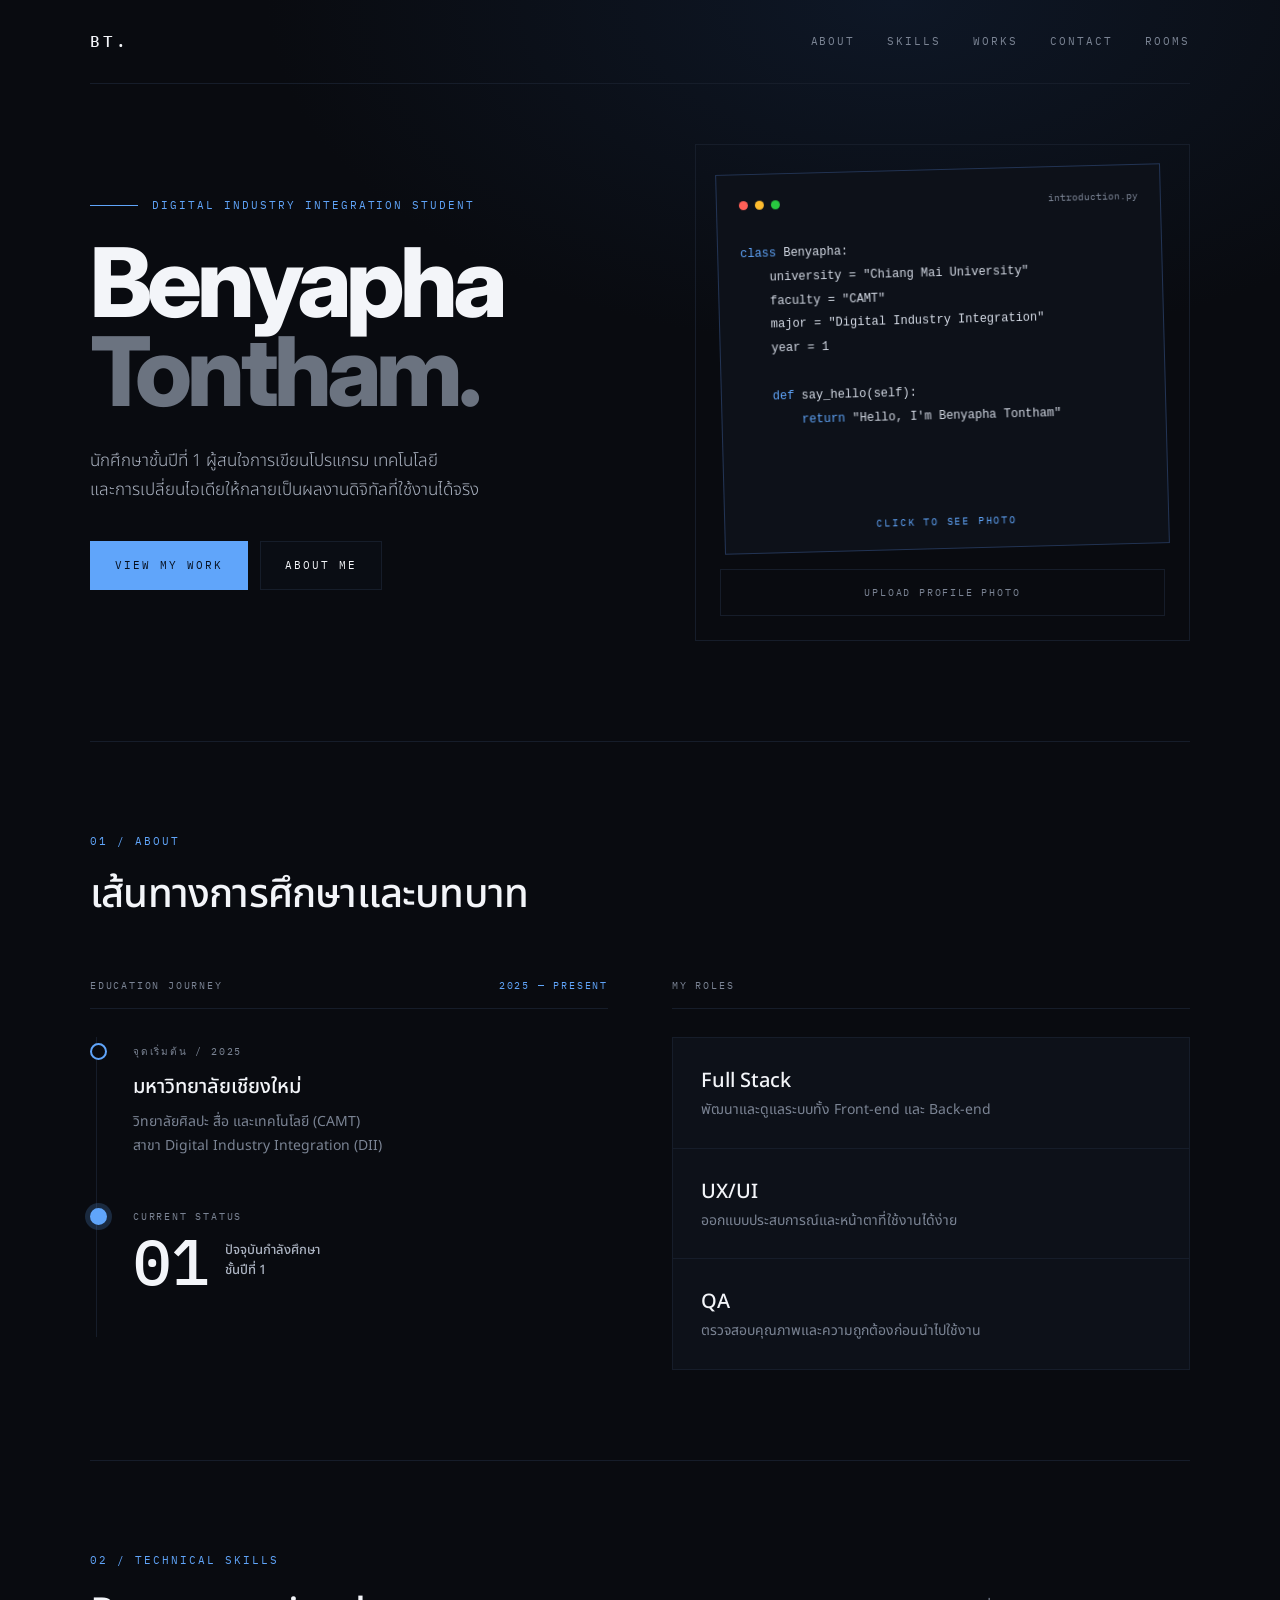
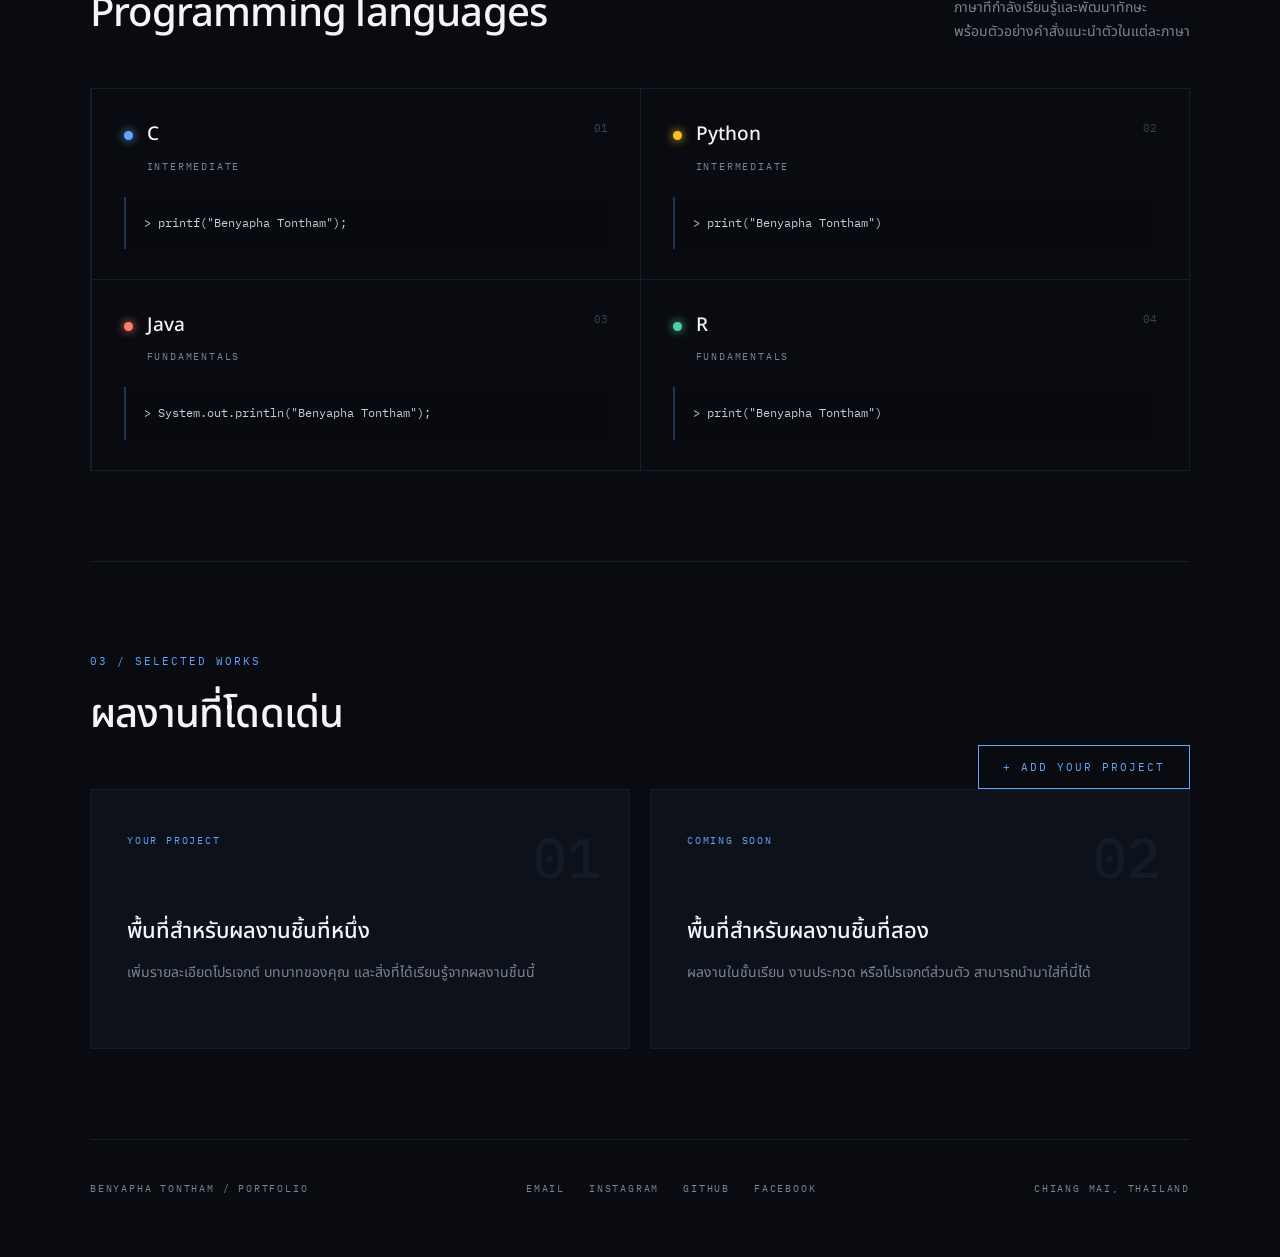
<file: index.html>
<!DOCTYPE html>
<html lang="th">
<head>
<meta charset="UTF-8">
<meta name="viewport" content="width=device-width, initial-scale=1">
<title>Benyapha Tontham — Portfolio</title>
<link rel="preconnect" href="https://fonts.googleapis.com">
<link rel="preconnect" href="https://fonts.gstatic.com" crossorigin>
<link href="https://fonts.googleapis.com/css2?family=IBM+Plex+Mono:wght@400;500&family=Noto+Sans+Thai:wght@300;400;500;600&family=Inter:wght@500;700;800&display=swap" rel="stylesheet">
<link rel="stylesheet" href="style.css">
</head>
<body>
<div class="wrap">

<header class="nav">
  <a href="#top" class="logo">BT.</a>
  <nav>
    <a href="#about">About</a><a href="#skills">Skills</a><a href="#works">Works</a><a href="#contact">Contact</a><a href="room-dashboard.html">Rooms</a>
  </nav>
</header>

<section class="hero" id="top">
  <div class="hero-text">
    <p class="eyebrow">Digital Industry Integration Student</p>
    <h1>Benyapha<br><span>Tontham.</span></h1>
    <p class="lead">นักศึกษาชั้นปีที่ 1 ผู้สนใจการเขียนโปรแกรม เทคโนโลยี<br>และการเปลี่ยนไอเดียให้กลายเป็นผลงานดิจิทัลที่ใช้งานได้จริง</p>
    <div class="btns">
      <a href="#works" class="btn primary">View my work</a>
      <a href="#about" class="btn">About me</a>
    </div>
  </div>

  <div class="hero-card">
    <div class="flip" id="flip" tabindex="0" role="button" aria-label="Flip card">
      <div class="face front">
        <div class="dots"><i></i><i></i><i></i><span>introduction.py</span></div>
<pre><code><b>class</b> Benyapha:
    university = "Chiang Mai University"
    faculty = "CAMT"
    major = "Digital Industry Integration"
    year = 1

    <b>def</b> say_hello(self):
        <b>return</b> "Hello, I'm Benyapha Tontham"</code></pre>
        <small>Click to see photo</small>
      </div>
      <div class="face back" id="photoFace"><small>Click to return to code</small></div>
    </div>
    <label class="upload">Upload profile photo<input type="file" id="photo" accept="image/*" hidden></label>
  </div>
</section>

<section id="about">
  <p class="tag">01 / About</p>
  <h2>เส้นทางการศึกษาและบทบาท</h2>
  <div class="two">
    <div>
      <div class="head"><span>Education journey</span><span class="blue">2025 — Present</span></div>
      <ol class="timeline">
        <li><small>จุดเริ่มต้น / 2025</small><h3>มหาวิทยาลัยเชียงใหม่</h3><p>วิทยาลัยศิลปะ สื่อ และเทคโนโลยี (CAMT)<br>สาขา Digital Industry Integration (DII)</p></li>
        <li class="now"><small class="blue">Current status</small><div class="big">01<span>ปัจจุบันกำลังศึกษา<br>ชั้นปีที่ 1</span></div></li>
      </ol>
    </div>
    <div>
      <div class="head"><span>My roles</span></div>
      <ul class="roles">
        <li><h3>Full Stack</h3><p>พัฒนาและดูแลระบบทั้ง Front-end และ Back-end</p></li>
        <li><h3>UX/UI</h3><p>ออกแบบประสบการณ์และหน้าตาที่ใช้งานได้ง่าย</p></li>
        <li><h3>QA</h3><p>ตรวจสอบคุณภาพและความถูกต้องก่อนนำไปใช้งาน</p></li>
      </ul>
    </div>
  </div>
</section>

<section id="skills">
  <p class="tag">02 / Technical skills</p>
  <div class="row"><h2>Programming languages</h2><p class="note">ภาษาที่กำลังเรียนรู้และพัฒนาทักษะ<br>พร้อมตัวอย่างคำสั่งแนะนำตัวในแต่ละภาษา</p></div>
  <div class="grid">
    <article><span class="n">01</span><h3><i class="d" style="--c:#60a5fa"></i>C</h3><small>Intermediate</small><code>&gt; printf("Benyapha Tontham");</code></article>
    <article><span class="n">02</span><h3><i class="d" style="--c:#fbbf24"></i>Python</h3><small>Intermediate</small><code>&gt; print("Benyapha Tontham")</code></article>
    <article><span class="n">03</span><h3><i class="d" style="--c:#fb7f6a"></i>Java</h3><small>Fundamentals</small><code>&gt; System.out.println("Benyapha Tontham");</code></article>
    <article><span class="n">04</span><h3><i class="d" style="--c:#4fd1a5"></i>R</h3><small>Fundamentals</small><code>&gt; print("Benyapha Tontham")</code></article>
  </div>
</section>

<section id="works">
  <p class="tag">03 / Selected works</p>
  <div class="row"><h2>ผลงานที่โดดเด่น</h2><button class="btn outline" id="addWork">+ Add your project</button></div>
  <div class="works" id="workList">
    <article class="work"><span class="ghost">01</span><small class="blue">Your project</small><h3>พื้นที่สำหรับผลงานชิ้นที่หนึ่ง</h3><p>เพิ่มรายละเอียดโปรเจกต์ บทบาทของคุณ และสิ่งที่ได้เรียนรู้จากผลงานชิ้นนี้</p></article>
    <article class="work"><span class="ghost">02</span><small class="blue">Coming soon</small><h3>พื้นที่สำหรับผลงานชิ้นที่สอง</h3><p>ผลงานในชั้นเรียน งานประกวด หรือโปรเจกต์ส่วนตัว สามารถนำมาใส่ที่นี่ได้</p></article>
  </div>
</section>

<footer id="contact">
  <span>Benyapha Tontham / Portfolio</span>
  <span class="links"><a href="mailto:">Email</a><a href="#">Instagram</a><a href="#">GitHub</a><a href="#">Facebook</a></span>
  <span>Chiang Mai, Thailand</span>
</footer>

</div>
<script src="script.js"></script>
</body>
</html>
</file>
<file: style.css>
:root{--bg:#090b10;--panel:#0d1119;--line:#161d2a;--text:#f3f5f9;--mute:#7b8494;--blue:#60a5fa;
--mono:"IBM Plex Mono",monospace;--sans:"Noto Sans Thai","Inter",sans-serif}
*{box-sizing:border-box;margin:0;padding:0}
html{scroll-behavior:smooth}
body{background:radial-gradient(900px 500px at 70% 0,#0e1726 0,transparent 70%),var(--bg);color:var(--text);font-family:var(--sans);line-height:1.7}
.wrap{max-width:1180px;margin:0 auto;padding:0 40px}
a{color:inherit;text-decoration:none}
small,.tag,.eyebrow,.head,nav,.btn,footer,.upload{font-family:var(--mono);font-size:11px;letter-spacing:.18em;text-transform:uppercase}
.blue,.tag{color:var(--blue)}
.nav{display:flex;justify-content:space-between;align-items:center;padding:28px 0;border-bottom:1px solid var(--line)}
.logo{font-family:var(--mono);font-weight:500;letter-spacing:.2em}
nav a{margin-left:32px;color:var(--mute);transition:color .2s}nav a:hover{color:var(--text)}
.hero{display:grid;grid-template-columns:1.1fr 1fr;gap:60px;align-items:center;min-height:640px;padding:60px 0 100px;border-bottom:1px solid var(--line)}
.eyebrow{color:var(--blue);display:flex;align-items:center;gap:14px}.eyebrow:before{content:"";width:48px;height:1px;background:var(--blue)}
h1{font-family:"Inter",sans-serif;font-weight:800;font-size:clamp(56px,8vw,96px);line-height:.92;letter-spacing:-.05em;margin:24px 0 32px}
h1 span{color:#6b7380}
.lead{color:#aab2c0;font-size:17px;max-width:520px;font-weight:300}
.btns{display:flex;gap:12px;margin-top:36px}
.btn{display:inline-block;padding:14px 24px;border:1px solid var(--line);background:#0a0d14;color:var(--text);cursor:pointer;transition:.2s}
.btn:hover{border-color:var(--blue)}
.btn.primary{background:var(--blue);color:#06101f;border-color:var(--blue)}
.btn.outline{border-color:var(--blue);color:var(--blue);background:transparent}
.hero-card{padding:24px;border:1px solid var(--line);position:relative}
.flip{height:380px;perspective:1200px;cursor:pointer;position:relative;outline-offset:6px}
.face{position:absolute;inset:0;border:1px solid #223455;background:var(--panel);backface-visibility:hidden;transition:transform .7s cubic-bezier(.2,.7,.2,1);padding:22px;transform:rotate(-1.5deg)}
.face small{position:absolute;bottom:18px;left:0;right:0;text-align:center;color:var(--blue);font-size:10px}
.back{transform:rotateY(180deg);background-size:cover;background-position:center}
.flip.on .front{transform:rotateY(-180deg)}.flip.on .back{transform:rotateY(0)}
.dots{display:flex;gap:7px;align-items:center;margin-bottom:28px}.dots i{width:9px;height:9px;border-radius:50%;background:#ff5f57}
.dots i:nth-child(2){background:#febc2e}.dots i:nth-child(3){background:#28c840}
.dots span{margin-left:auto;font-family:var(--mono);font-size:10px;color:var(--mute)}
pre{font-family:var(--mono);font-size:12px;line-height:1.9;color:#d5dbe6;overflow:hidden}pre b{color:var(--blue);font-weight:500}
.upload{display:block;margin-top:20px;padding:14px;text-align:center;border:1px solid var(--line);color:var(--mute);cursor:pointer;font-size:10px}
.upload:hover{color:var(--text);border-color:var(--blue)}
section{padding:90px 0;border-bottom:1px solid var(--line)}
h2{font-size:clamp(28px,4vw,40px);font-weight:500;letter-spacing:-.02em;margin:10px 0 48px}
.row{display:flex;justify-content:space-between;align-items:flex-end;gap:24px;flex-wrap:wrap;margin-bottom:0}.row h2{margin-bottom:40px}
.note{color:var(--mute);font-size:14px;margin-bottom:44px}
.two{display:grid;grid-template-columns:1fr 1fr;gap:64px}
.head{display:flex;justify-content:space-between;color:var(--mute);font-size:10px;padding-bottom:14px;border-bottom:1px solid var(--line);margin-bottom:28px}
.timeline{list-style:none;border-left:1px solid var(--line);margin-left:6px;padding-left:36px}
.timeline li{position:relative;padding-bottom:44px}
.timeline li:before{content:"";position:absolute;left:-43px;top:6px;width:13px;height:13px;border-radius:50%;border:2px solid var(--blue);background:var(--bg)}
.timeline li.now:before{background:var(--blue);box-shadow:0 0 0 5px #60a5fa33}
.timeline small{color:var(--mute);font-size:10px}.timeline h3{font-size:20px;font-weight:500;margin:6px 0}
.timeline p{color:var(--mute);font-size:14px}
.big{display:flex;align-items:center;gap:16px;font-family:var(--mono);font-size:64px;font-weight:500;line-height:1}
.big span{font-family:var(--sans);font-size:13px;color:#aab2c0;line-height:1.5}
.roles{list-style:none;border:1px solid var(--line);background:var(--panel)}
.roles li{padding:26px 28px;border-bottom:1px solid var(--line)}.roles li:last-child{border:0}
.roles h3{font-size:20px;font-weight:500}.roles p{color:var(--mute);font-size:14px}
.grid{display:grid;grid-template-columns:1fr 1fr;border:1px solid var(--line)}
.grid article{padding:30px 32px;position:relative;border:1px solid var(--line);margin:-.5px}
.grid h3{font-size:19px;font-weight:500;display:flex;align-items:center;gap:14px}
.d{width:9px;height:9px;border-radius:50%;background:var(--c);box-shadow:0 0 10px var(--c)}
.grid small{display:block;margin:6px 0 22px 23px;color:var(--mute);font-size:10px}
.grid code{display:block;font-family:var(--mono);font-size:12px;padding:16px 18px;background:#080a10;border-left:2px solid #223455;color:#c5cdda;overflow-x:auto;white-space:nowrap}
.n{position:absolute;top:30px;right:32px;font-family:var(--mono);font-size:11px;color:#3a4352}
.works{display:grid;grid-template-columns:1fr 1fr;gap:20px}
.work{position:relative;padding:36px;min-height:260px;border:1px solid var(--line);background:var(--panel);transition:border-color .2s}
.work:hover{border-color:#223455}
.work small{font-size:10px}.work h3{font-size:22px;font-weight:500;margin:60px 0 10px}.work p{color:var(--mute);font-size:14px}
.ghost{position:absolute;top:20px;right:28px;font-family:var(--mono);font-size:56px;font-weight:500;color:#141b28}
footer{display:flex;justify-content:space-between;gap:20px;flex-wrap:wrap;padding:40px 0 60px;color:var(--mute);font-size:10px}
footer .links a{margin:0 12px}footer a:hover{color:var(--text)}
a:focus-visible,.btn:focus-visible,.flip:focus-visible{outline:2px solid var(--blue)}
@media(max-width:820px){
 .wrap{padding:0 22px}.hero,.two,.grid,.works{grid-template-columns:1fr}.hero{padding-top:40px}
 nav a{margin-left:16px}.flip{height:340px}
}
@media(prefers-reduced-motion:reduce){*{transition:none!important;scroll-behavior:auto!important}}
</file>
